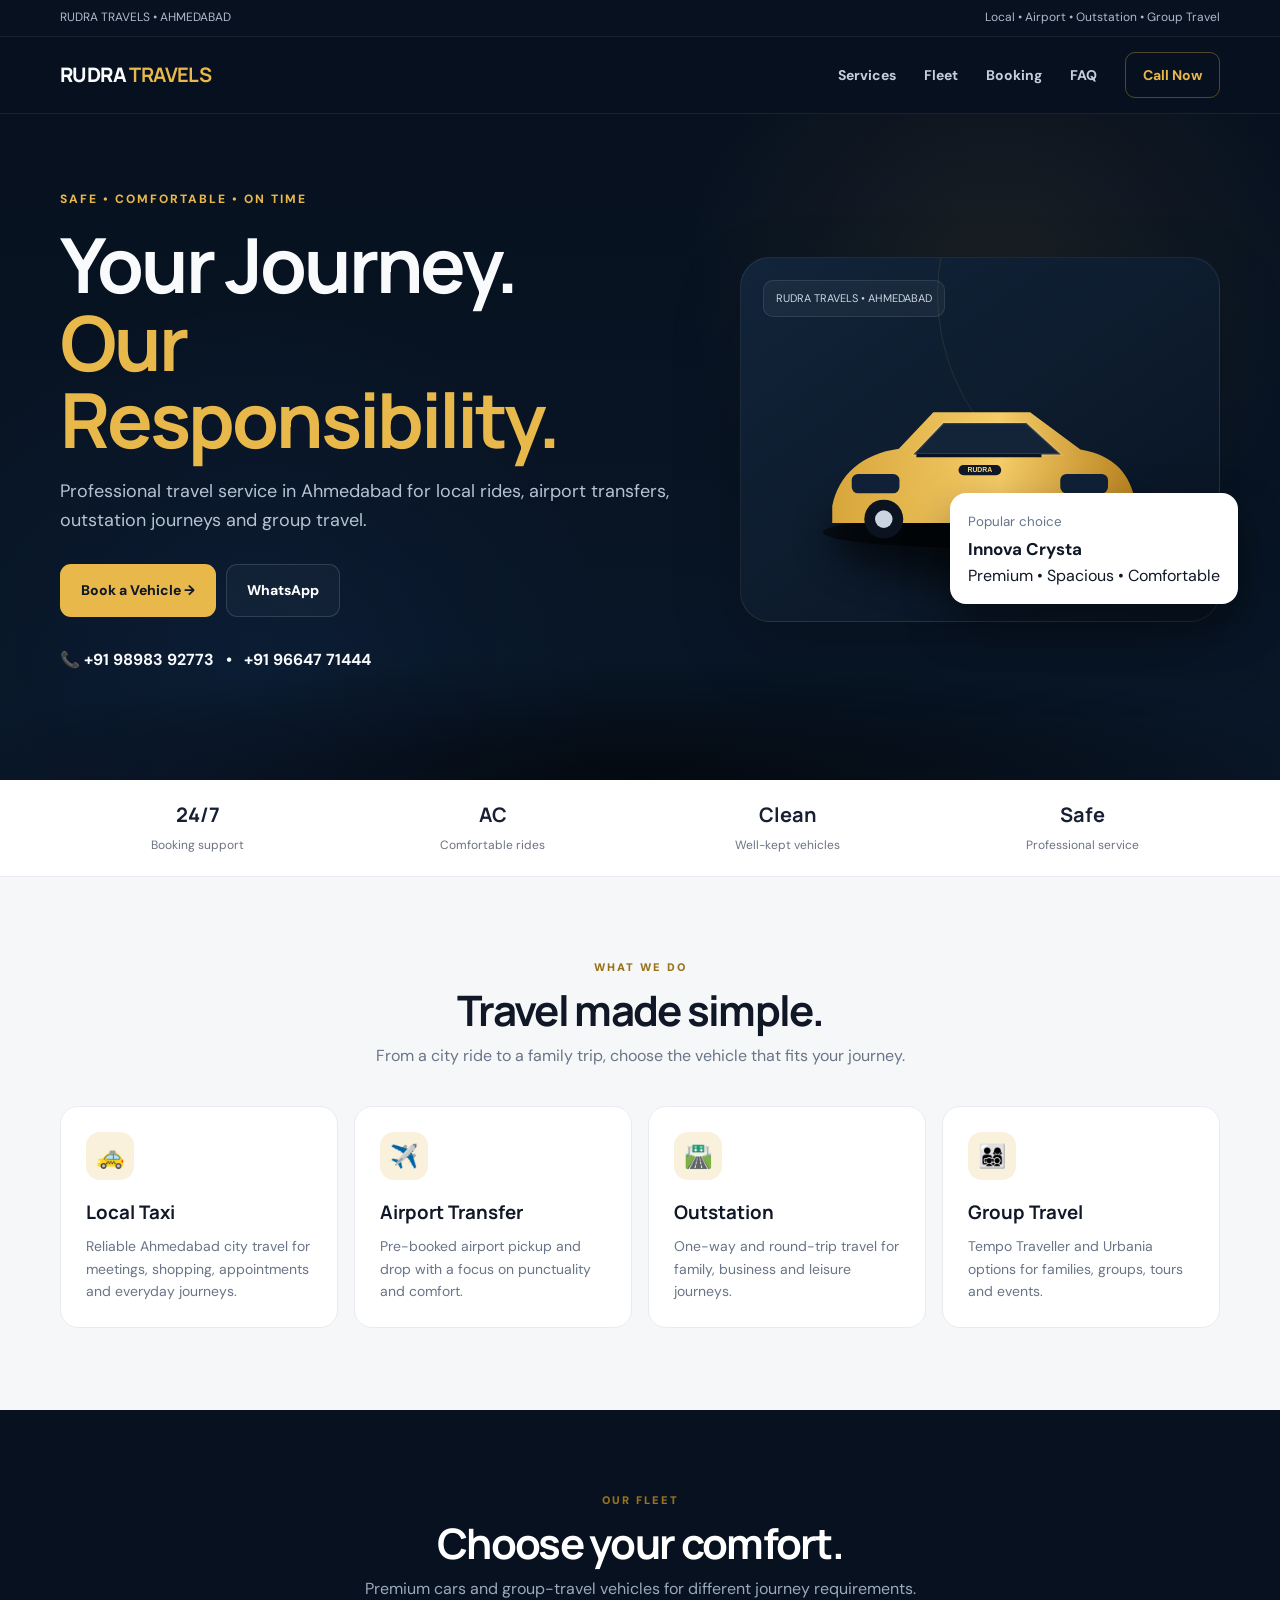
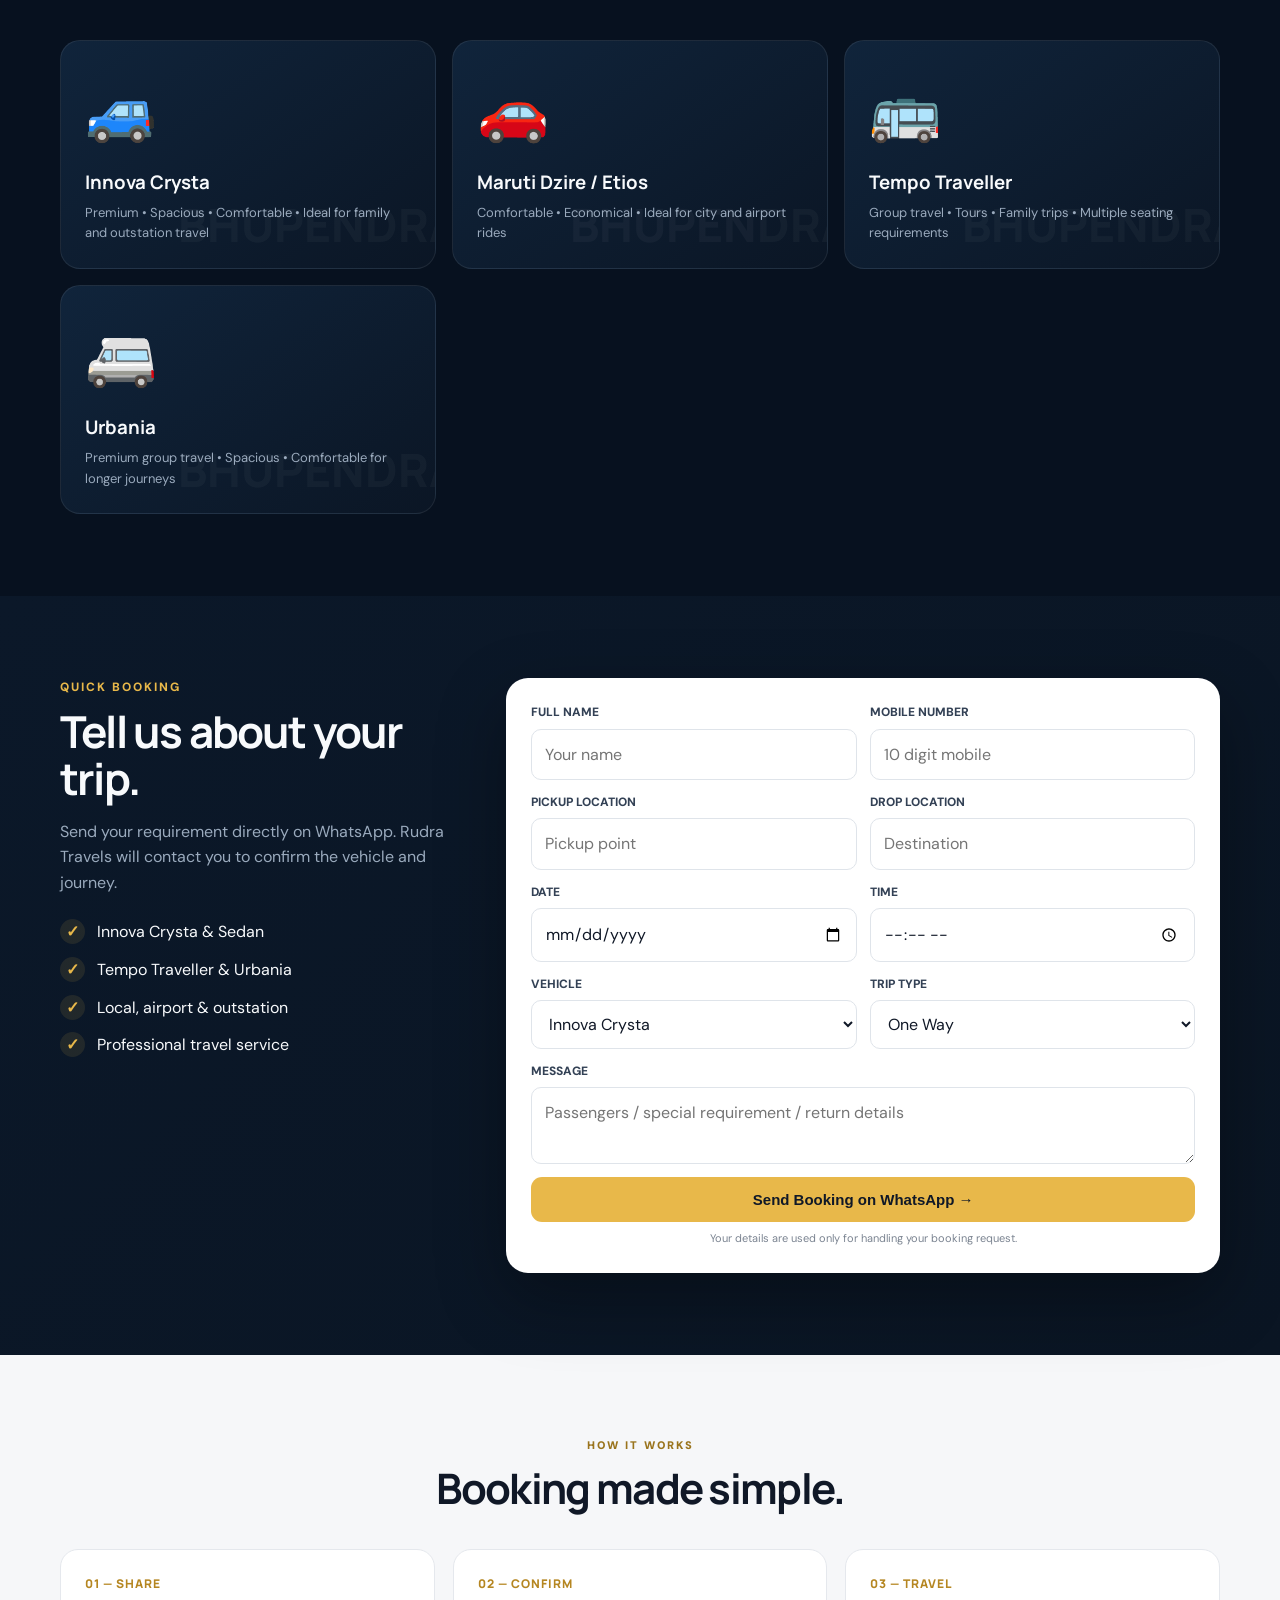
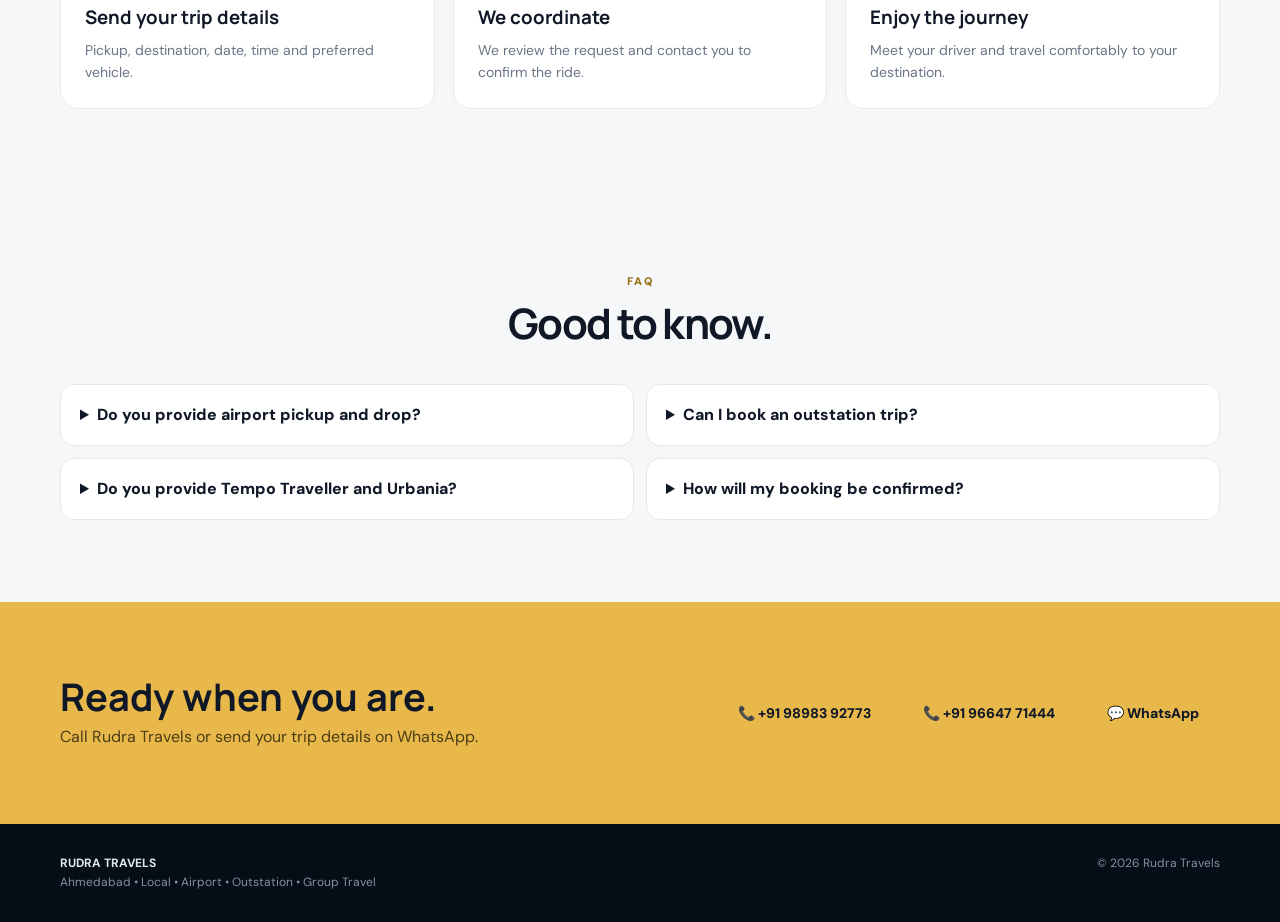
<file: index.html>
<!doctype html><html lang="en"><head><meta charset="utf-8"><meta name="viewport" content="width=device-width,initial-scale=1"><meta name="description" content="Rudra Travels Ahmedabad — Innova Crysta, Maruti Dzire/Etios, Tempo Traveller and Urbania. Local, airport and outstation travel."><meta name="theme-color" content="#07111f"><title>Rudra Travels | Ahmedabad</title><link rel="stylesheet" href="styles.css"></head><body><div class="topbar"><div class="container"><span>RUDRA TRAVELS • AHMEDABAD</span><span>Local • Airport • Outstation • Group Travel</span></div></div><nav class="nav"><div class="container navin"><a class="logo" href="#top">RUDRA <b>TRAVELS</b></a><div class="navlinks"><a href="#services">Services</a><a href="#fleet">Fleet</a><a href="#booking">Booking</a><a href="#faq">FAQ</a><a class="navcta" href="tel:+919898392773">Call Now</a></div></div></nav><main id="top"><header class="hero"><div class="container heroGrid"><div><div class="kicker">SAFE • COMFORTABLE • ON TIME</div><h1>Your Journey.<br><span>Our Responsibility.</span></h1><p class="heroLead">Professional travel service in Ahmedabad for local rides, airport transfers, outstation journeys and group travel.</p><div class="actions"><a class="btn gold" href="#booking">Book a Vehicle →</a><a class="btn outline" href="https://wa.me/919898392773">WhatsApp</a></div><p style="margin-top:22px;font-weight:700">📞 +91 98983 92773 &nbsp; • &nbsp; +91 96647 71444</p></div><div class="heroVisual"><div class="carStage"><div class="visualTag">RUDRA TRAVELS • AHMEDABAD</div><svg class="carSvg" viewBox="0 0 700 300" aria-label="Premium travel vehicle illustration" role="img"><defs><linearGradient id="g" x1="0" x2="1"><stop offset="0" stop-color="#d7a63b"/><stop offset=".55" stop-color="#f5cc67"/><stop offset="1" stop-color="#b98320"/></linearGradient></defs><ellipse cx="350" cy="252" rx="250" ry="25" fill="#0008"/><path d="M115 210c10-50 48-83 106-91l55-58h154l80 59c54 9 81 39 89 90v27H115z" fill="url(#g)"/><path d="M292 78h132l55 50H244z" fill="#132338" stroke="#ffffff22" stroke-width="4"/><path d="M249 130h199" stroke="#07111f" stroke-width="5"/><rect x="146" y="159" width="76" height="31" rx="10" fill="#102137"/><rect x="478" y="159" width="76" height="31" rx="10" fill="#102137"/><circle cx="197" cy="231" r="31" fill="#0b1320"/><circle cx="197" cy="231" r="14" fill="#cbd5e1"/><circle cx="503" cy="231" r="31" fill="#0b1320"/><circle cx="503" cy="231" r="14" fill="#cbd5e1"/><rect x="316" y="145" width="68" height="16" rx="8" fill="#111827"/><text x="350" y="156" text-anchor="middle" font-size="11" font-family="Arial" font-weight="700" fill="#f7d77d">RUDRA</text></svg></div><div class="quickCard"><small>Popular choice</small><strong>Innova Crysta</strong><span>Premium • Spacious • Comfortable</span></div></div></div></header><section class="trustbar"><div class="container trustgrid"><div class="trust"><b>24/7</b><span>Booking support</span></div><div class="trust"><b>AC</b><span>Comfortable rides</span></div><div class="trust"><b>Clean</b><span>Well-kept vehicles</span></div><div class="trust"><b>Safe</b><span>Professional service</span></div></div></section><section id="services" class="section light"><div class="container"><div class="sectionHead center"><div class="eyebrow">WHAT WE DO</div><h2>Travel made simple.</h2><p>From a city ride to a family trip, choose the vehicle that fits your journey.</p></div><div class="services"><article class="service"><div class="serviceIcon">🚕</div><h3>Local Taxi</h3><p>Reliable Ahmedabad city travel for meetings, shopping, appointments and everyday journeys.</p></article><article class="service"><div class="serviceIcon">✈️</div><h3>Airport Transfer</h3><p>Pre-booked airport pickup and drop with a focus on punctuality and comfort.</p></article><article class="service"><div class="serviceIcon">🛣️</div><h3>Outstation</h3><p>One-way and round-trip travel for family, business and leisure journeys.</p></article><article class="service"><div class="serviceIcon">👨‍👩‍👧‍👦</div><h3>Group Travel</h3><p>Tempo Traveller and Urbania options for families, groups, tours and events.</p></article></div></div></section><section id="fleet" class="section"><div class="container"><div class="sectionHead center darkTitle"><div class="eyebrow">OUR FLEET</div><h2>Choose your comfort.</h2><p>Premium cars and group-travel vehicles for different journey requirements.</p></div><div class="fleet"><article class="vehicle"><div class="vehicleIcon">🚙</div><h3>Innova Crysta</h3><p>Premium • Spacious • Comfortable • Ideal for family and outstation travel</p></article><article class="vehicle"><div class="vehicleIcon">🚗</div><h3>Maruti Dzire / Etios</h3><p>Comfortable • Economical • Ideal for city and airport rides</p></article><article class="vehicle"><div class="vehicleIcon">🚌</div><h3>Tempo Traveller</h3><p>Group travel • Tours • Family trips • Multiple seating requirements</p></article><article class="vehicle"><div class="vehicleIcon">🚐</div><h3>Urbania</h3><p>Premium group travel • Spacious • Comfortable for longer journeys</p></article></div></div></section><section id="booking" class="section bookingSection"><div class="container bookingWrap"><div class="bookingIntro"><div class="kicker">QUICK BOOKING</div><h2>Tell us about your trip.</h2><p>Send your requirement directly on WhatsApp. Rudra Travels will contact you to confirm the vehicle and journey.</p><div class="points"><div class="point"><span class="check">✓</span><span>Innova Crysta & Sedan</span></div><div class="point"><span class="check">✓</span><span>Tempo Traveller & Urbania</span></div><div class="point"><span class="check">✓</span><span>Local, airport & outstation</span></div><div class="point"><span class="check">✓</span><span>Professional travel service</span></div></div></div><div class="bookingCard"><form id="bookingForm"><div class="formgrid"><div class="field"><label>FULL NAME</label><input name="name" required placeholder="Your name"></div><div class="field"><label>MOBILE NUMBER</label><input name="phone" type="tel" required placeholder="10 digit mobile"></div><div class="field"><label>PICKUP LOCATION</label><input name="pickup" required placeholder="Pickup point"></div><div class="field"><label>DROP LOCATION</label><input name="drop" required placeholder="Destination"></div><div class="field"><label>DATE</label><input name="date" type="date" required></div><div class="field"><label>TIME</label><input name="time" type="time" required></div><div class="field"><label>VEHICLE</label><select name="taxi"><option>Innova Crysta</option><option>Maruti Dzire</option><option>Etios</option><option>Tempo Traveller</option><option>Urbania</option></select></div><div class="field"><label>TRIP TYPE</label><select name="trip"><option>One Way</option><option>Round Trip</option></select></div><div class="field full"><label>MESSAGE</label><textarea name="message" placeholder="Passengers / special requirement / return details"></textarea></div><div class="field full"><button class="btn gold submit" type="submit">Send Booking on WhatsApp →</button></div></div></form><div class="formNote">Your details are used only for handling your booking request.</div></div></div></section><section class="section light"><div class="container"><div class="sectionHead center"><div class="eyebrow">HOW IT WORKS</div><h2>Booking made simple.</h2></div><div class="steps"><div class="step"><div class="num">01 — SHARE</div><h3>Send your trip details</h3><p>Pickup, destination, date, time and preferred vehicle.</p></div><div class="step"><div class="num">02 — CONFIRM</div><h3>We coordinate</h3><p>We review the request and contact you to confirm the ride.</p></div><div class="step"><div class="num">03 — TRAVEL</div><h3>Enjoy the journey</h3><p>Meet your driver and travel comfortably to your destination.</p></div></div></div></section><section id="faq" class="section light"><div class="container"><div class="sectionHead center"><div class="eyebrow">FAQ</div><h2>Good to know.</h2></div><div class="faq"><details><summary>Do you provide airport pickup and drop?</summary><p>Yes. Airport transfers can be booked in advance.</p></details><details><summary>Can I book an outstation trip?</summary><p>Yes. One-way and round-trip journeys are available.</p></details><details><summary>Do you provide Tempo Traveller and Urbania?</summary><p>Yes. Group-travel vehicle requirements can be requested through the booking form.</p></details><details><summary>How will my booking be confirmed?</summary><p>After you send the request, Rudra Travels will contact you to confirm the details.</p></details></div></div></section><section id="contact" class="contact"><div class="container contactGrid"><div><h2>Ready when you are.</h2><p>Call Rudra Travels or send your trip details on WhatsApp.</p></div><div class="actions"><a class="btn black" href="tel:+919898392773">📞 +91 98983 92773</a><a class="btn black" href="tel:+91966477144">📞 +91 96647 71444</a><a class="btn black" href="https://wa.me/919898392773">💬 WhatsApp</a></div></div></section></main><footer class="footer"><div class="container footerGrid"><div><strong>RUDRA TRAVELS</strong><br>Ahmedabad • Local • Airport • Outstation • Group Travel</div><div>© 2026 Rudra Travels</div></div></footer><div class="mobileBar"><a class="gold" href="#booking">Book</a><a href="tel:+919898392773">Call</a><a href="https://wa.me/919898392773">WhatsApp</a></div><script>document.getElementById('bookingForm').addEventListener('submit',function(e){e.preventDefault();const d=Object.fromEntries(new FormData(this));const msg=['*RUDRA TRAVELS — BOOKING REQUEST*','Name: '+d.name,'Mobile: '+d.phone,'Pickup: '+d.pickup,'Drop: '+d.drop,'Date: '+d.date,'Time: '+d.time,'Vehicle: '+d.taxi,'Trip: '+d.trip,'Message: '+(d.message||'-')].join('\n');window.open('https://wa.me/919898392773?text='+encodeURIComponent(msg),'_blank')});</script></body></html>
</file>
<file: styles.css>
@import url('https://fonts.googleapis.com/css2?family=DM+Sans:wght@400;500;600;700&family=Manrope:wght@500;600;700;800&display=swap');
:root{--bg:#07111f;--panel:#0d1b2d;--panel2:#10233a;--gold:#e8b84a;--gold2:#ffd979;--text:#f8fafc;--muted:#9aaabd;--ink:#101827;--light:#f6f7f9;--line:#ffffff14;--shadow:0 25px 70px #00000030}*{box-sizing:border-box}html{scroll-behavior:smooth}body{margin:0;background:var(--bg);color:var(--text);font-family:'DM Sans',Arial,sans-serif;line-height:1.6}a{text-decoration:none;color:inherit}.container{width:min(1160px,calc(100% - 36px));margin:auto}.topbar{border-bottom:1px solid var(--line);color:#aebacd;font-size:12px}.topbar .container{height:36px;display:flex;align-items:center;justify-content:space-between}.nav{position:sticky;top:0;z-index:50;background:#07111fe8;backdrop-filter:blur(16px);border-bottom:1px solid var(--line)}.navin{height:76px;display:flex;align-items:center;justify-content:space-between}.logo{font-family:Manrope;font-weight:800;font-size:20px;letter-spacing:-.6px}.logo b{color:var(--gold)}.navlinks{display:flex;align-items:center;gap:28px;color:#c5cfdb;font-size:14px;font-weight:700}.navlinks a:hover{color:#fff}.navcta{padding:11px 17px;border:1px solid #e8b84a55;border-radius:10px;color:var(--gold)!important}.hero{position:relative;overflow:hidden;padding:76px 0 92px;background:radial-gradient(circle at 78% 25%,#e8b84a14,transparent 28%),radial-gradient(circle at 20% 80%,#2d6cdf12,transparent 30%),linear-gradient(180deg,#07111f,#091728)}.hero:before{content:'';position:absolute;inset:auto -10% -130px;height:260px;background:radial-gradient(ellipse,#0009 0%,transparent 68%)}.heroGrid{position:relative;display:grid;grid-template-columns:1fr 480px;gap:58px;align-items:center}.kicker{color:var(--gold);font-size:12px;letter-spacing:2px;font-weight:800}.hero h1{font-family:Manrope;font-size:clamp(44px,6vw,76px);line-height:1.02;letter-spacing:-3px;margin:17px 0}.hero h1 span{color:var(--gold)}.heroLead{max-width:650px;color:#b7c3d2;font-size:18px}.actions{display:flex;gap:10px;flex-wrap:wrap;margin:30px 0}.btn{display:inline-flex;align-items:center;justify-content:center;gap:8px;padding:14px 20px;border-radius:11px;font-weight:800;font-size:14px;border:1px solid transparent;transition:.2s}.btn:hover{transform:translateY(-1px)}.gold{background:var(--gold);color:#101827}.outline{border-color:#ffffff22;background:#ffffff08;color:#fff}.heroVisual{position:relative}.carStage{min-height:365px;border:1px solid var(--line);border-radius:30px;background:linear-gradient(145deg,#12243a,#081321);box-shadow:var(--shadow);overflow:hidden;position:relative}.carStage:before{content:'';position:absolute;width:430px;height:430px;border:1px solid #e8b84a1c;border-radius:50%;top:-180px;right:-150px}.carStage:after{content:'';position:absolute;width:300px;height:90px;border-radius:50%;background:#0009;bottom:40px;left:90px;filter:blur(18px)}.carSvg{position:absolute;width:92%;left:4%;bottom:58px;z-index:2}.visualTag{position:absolute;top:22px;left:22px;z-index:4;background:#ffffff0b;border:1px solid #ffffff18;border-radius:10px;padding:9px 12px;font-size:11px;color:#cbd5e1}.quickCard{position:absolute;z-index:5;right:-18px;bottom:18px;background:#fff;color:#101827;border-radius:16px;padding:15px 18px;box-shadow:0 20px 45px #0006;min-width:205px}.quickCard small{color:#64748b}.quickCard strong{display:block;font-size:17px;margin-top:2px}.trustbar{background:#fff;color:#172033;padding:19px 0;border-bottom:1px solid #e8ebef}.trustgrid{display:grid;grid-template-columns:repeat(4,1fr);gap:20px}.trust{text-align:center}.trust b{display:block;font-family:Manrope;font-size:20px}.trust span{font-size:12px;color:#6b7280}.section{padding:82px 0}.light{background:var(--light);color:var(--ink)}.sectionHead{max-width:680px;margin-bottom:38px}.center{text-align:center;margin-left:auto;margin-right:auto}.eyebrow{color:#9a741d;font-size:11px;letter-spacing:2px;font-weight:900}.sectionHead h2{font-family:Manrope;font-size:42px;letter-spacing:-1.7px;line-height:1.1;margin:10px 0}.sectionHead p{color:#697586;margin:0}.services{display:grid;grid-template-columns:repeat(4,1fr);gap:16px}.service{background:#fff;border:1px solid #e8ebef;border-radius:18px;padding:25px;transition:.2s}.service:hover{transform:translateY(-4px);box-shadow:0 18px 40px #10182712}.serviceIcon{width:48px;height:48px;border-radius:14px;background:#f9f1dc;display:grid;place-items:center;font-size:23px}.service h3{font-family:Manrope;margin:18px 0 7px}.service p{color:#697586;font-size:14px;margin:0}.split{display:grid;grid-template-columns:1fr 1fr;gap:50px;align-items:center}.darkTitle h2{color:#fff}.darkTitle p{color:var(--muted)}.points{display:grid;gap:12px;margin-top:24px}.point{display:flex;gap:12px;align-items:flex-start}.check{width:25px;height:25px;border-radius:50%;background:#e8b84a1c;color:var(--gold);display:grid;place-items:center;font-weight:900;flex:none}.fleet{display:grid;grid-template-columns:repeat(3,1fr);gap:16px}.vehicle{border:1px solid var(--line);border-radius:20px;background:linear-gradient(145deg,#10243b,#0b1625);padding:24px;min-height:210px;position:relative;overflow:hidden}.vehicle:after{content:'BHUPENDRA';position:absolute;right:-25px;bottom:7px;font-family:Manrope;font-size:46px;font-weight:800;color:#fff04;opacity:.035}.vehicleIcon{font-size:58px;margin-bottom:10px}.vehicle h3{font-family:Manrope;margin:0 0 5px}.vehicle p{color:var(--muted);font-size:13px;margin:0}.bookingSection{background:linear-gradient(135deg,#0b1829,#0a1523)}.bookingWrap{display:grid;grid-template-columns:.72fr 1.28fr;gap:45px;align-items:start}.bookingIntro h2{font-family:Manrope;font-size:44px;line-height:1.08;letter-spacing:-1.8px;margin:10px 0}.bookingIntro p{color:var(--muted)}.bookingCard{background:#fff;color:var(--ink);border-radius:22px;padding:25px;box-shadow:0 25px 70px #0005}.formgrid{display:grid;grid-template-columns:1fr 1fr;gap:13px}.field{display:flex;flex-direction:column;gap:6px}.full{grid-column:1/-1}.field label{font-size:12px;font-weight:800;color:#334155}.field input,.field select,.field textarea{width:100%;padding:12px 13px;border:1px solid #dfe4ea;border-radius:10px;font:inherit;color:#101827;background:#fff;outline:none}.field input:focus,.field select:focus,.field textarea:focus{border-color:#c99b32;box-shadow:0 0 0 3px #e8b84a20}.field textarea{min-height:76px;resize:vertical}.submit{width:100%;border:0;cursor:pointer;font-size:15px}.formNote{text-align:center;font-size:11px;color:#7b8491;margin-top:8px}.steps{display:grid;grid-template-columns:repeat(3,1fr);gap:18px}.step{padding:24px;border:1px solid #e5e8ed;border-radius:18px;background:#fff}.num{color:#b58621;font-family:Manrope;font-weight:900;font-size:12px;letter-spacing:1px}.step h3{font-family:Manrope;margin:10px 0 6px}.step p{color:#697586;font-size:14px;margin:0}.faq{display:grid;grid-template-columns:1fr 1fr;gap:12px}.faq details{background:#fff;border:1px solid #e5e8ed;border-radius:14px;padding:17px 19px}.faq summary{cursor:pointer;font-weight:800}.faq p{color:#697586;font-size:14px;margin:12px 0 0}.contact{background:var(--gold);color:#101827;padding:55px 0}.contactGrid{display:flex;align-items:center;justify-content:space-between;gap:25px}.contact h2{font-family:Manrope;font-size:38px;line-height:1.1;margin:0 0 7px}.contact p{margin:0;color:#4c3d16}.footer{background:#050d17;padding:30px 0;color:#8391a3;font-size:12px}.footerGrid{display:flex;justify-content:space-between;gap:20px}.footer strong{color:#e2e8f0}.mobileBar{display:none}@media(max-width:900px){.heroGrid,.bookingWrap,.split{grid-template-columns:1fr}.heroVisual{max-width:650px}.services{grid-template-columns:1fr 1fr}.fleet{grid-template-columns:1fr 1fr}.navlinks{gap:15px}.quickCard{right:10px}.bookingIntro{max-width:650px}.contactGrid{display:block}.contact .actions{margin-bottom:0}}@media(max-width:600px){.topbar{display:none}.navin{height:64px}.navlinks a:not(.navcta){display:none}.container{width:min(100% - 28px,1160px)}.hero{padding:55px 0 65px}.hero h1{font-size:45px;letter-spacing:-2px}.heroLead{font-size:16px}.heroVisual{margin-top:10px}.carStage{min-height:270px}.quickCard{position:relative;right:auto;bottom:auto;margin:12px 8px 0}.trustgrid{grid-template-columns:1fr 1fr}.section{padding:60px 0}.sectionHead h2,.bookingIntro h2{font-size:34px}.services,.fleet,.steps,.faq{grid-template-columns:1fr}.formgrid{grid-template-columns:1fr}.full{grid-column:auto}.mobileBar{display:flex;position:fixed;z-index:100;bottom:12px;left:12px;right:12px;background:#07111ff2;backdrop-filter:blur(12px);border:1px solid #ffffff18;border-radius:15px;padding:7px;box-shadow:0 12px 40px #0008}.mobileBar a{flex:1;text-align:center;padding:10px;font-size:12px;font-weight:800}.mobileBar .gold{border-radius:10px}.footerGrid{display:block}.footerGrid div+div{margin-top:12px}}
</file>
